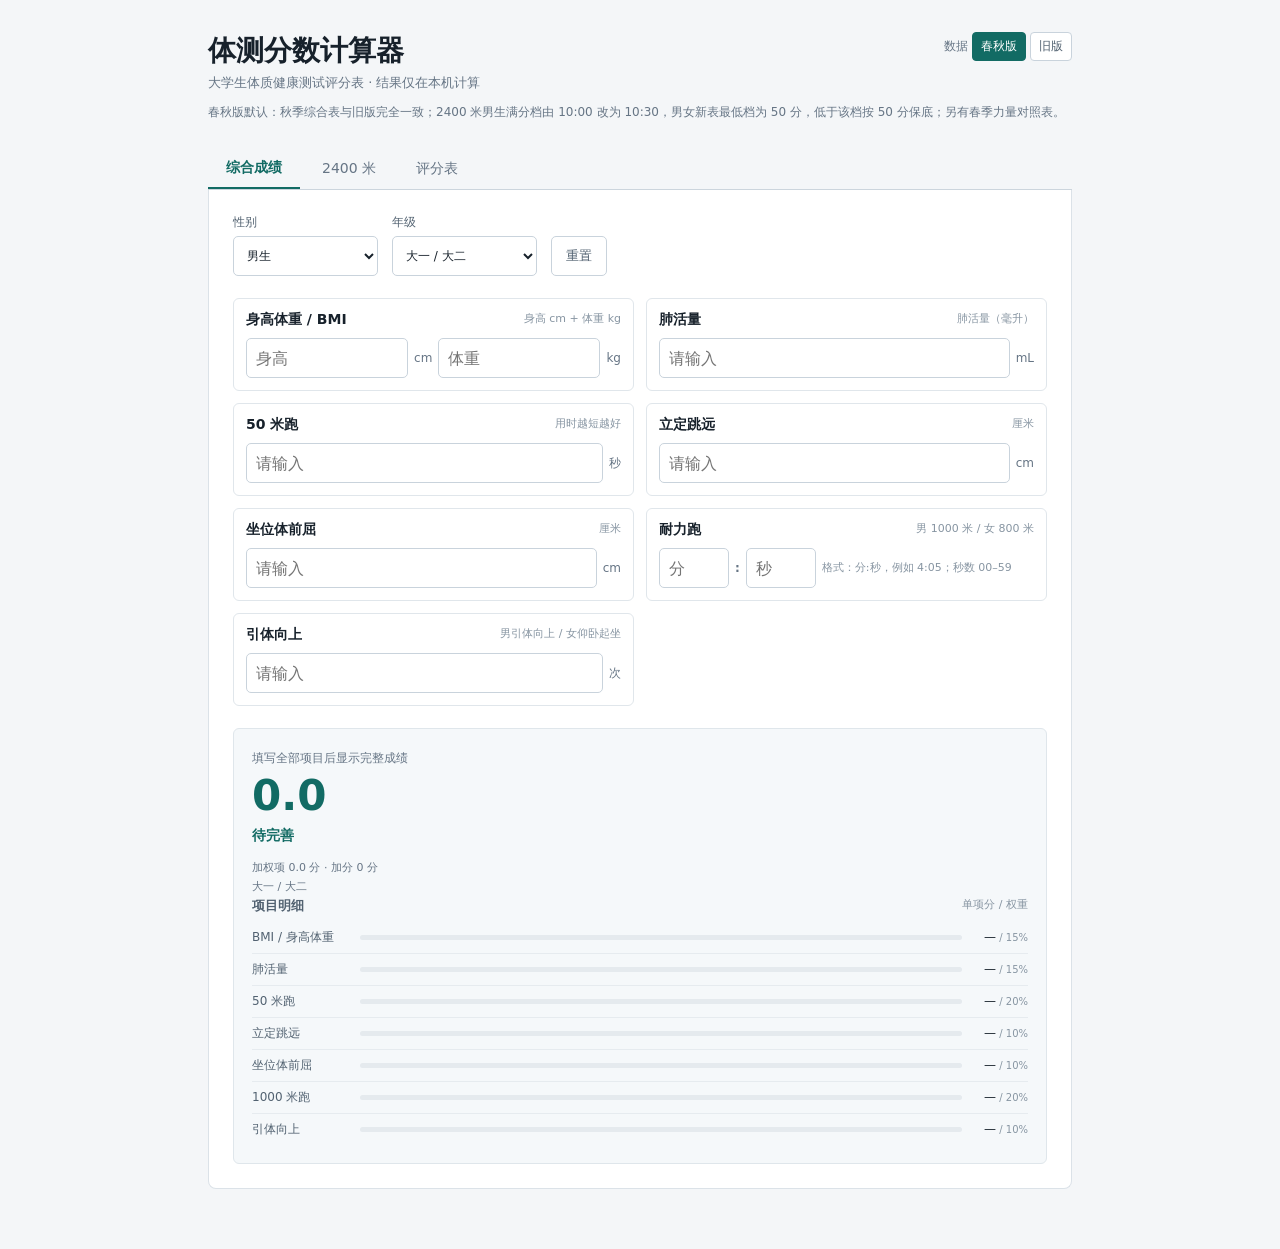
<file: index.html>
<!doctype html>
<html lang="zh-CN">
<head>
  <meta charset="utf-8">
  <meta name="viewport" content="width=device-width,initial-scale=1">
  <title>体测分数计算器</title>
  <link rel="stylesheet" href="styles.css?v=guarantee50-20260921">
</head>
<body>
  <main>
    <div class="title-row"><div><h1>体测分数计算器</h1><p class="muted">大学生体质健康测试评分表 · 结果仅在本机计算</p></div><div class="version-switch"><span>数据</span><button id="versionSpring" class="version-button active" type="button">春秋版</button><button id="versionLegacy" class="version-button" type="button">旧版</button></div></div>
    <p id="versionNote" class="version-note"></p>

    <nav class="tabs" aria-label="功能"><button class="mode-tab active" data-mode="college">综合成绩</button><button class="mode-tab" data-mode="nju2400">2400 米</button><button class="mode-tab" data-mode="lookup">评分表</button></nav>

    <section class="mode-panel" data-panel="college">
      <div class="row selectors"><label>性别<select id="gender"><option value="male">男生</option><option value="female">女生</option></select></label><label>年级<select id="grade"><option value="freshman">大一 / 大二</option><option value="senior">大三 / 大四</option></select></label><button class="reset" id="resetButton" type="button">重置</button></div>
      <div class="fields" id="measureGrid"></div>
      <div class="result" id="resultArea" aria-live="polite"></div>
    </section>

    <section class="mode-panel hidden" data-panel="nju2400">
      <div class="row"><label>性别<select id="runGender"><option value="male">男生</option><option value="female">女生</option></select></label><label>分钟<input id="runMin" type="number" inputmode="numeric" min="0" max="99" placeholder="10"></label><label>秒<input id="runSec" type="number" inputmode="numeric" min="0" max="59" placeholder="30"></label><small class="time-help">分:秒填写，例如 10 分 30 秒；秒数 00–59</small></div>
      <div class="result" id="runResult"><span class="muted">输入成绩</span></div>
    </section>

    <section class="mode-panel hidden" data-panel="lookup">
      <div class="row"><label>项目<select id="lookupEvent"></select></label><label>性别<select id="lookupGender"><option value="male">男生</option><option value="female">女生</option></select></label><label>年级<select id="lookupGrade"><option value="freshman">大一 / 大二</option><option value="senior">大三 / 大四</option></select></label></div>
      <div class="table-wrap"><table id="lookupTable"></table></div>
    </section>
  </main>
  <script src="app.js?v=guarantee50-20260921" type="module"></script>
</body>
</html>
</file>
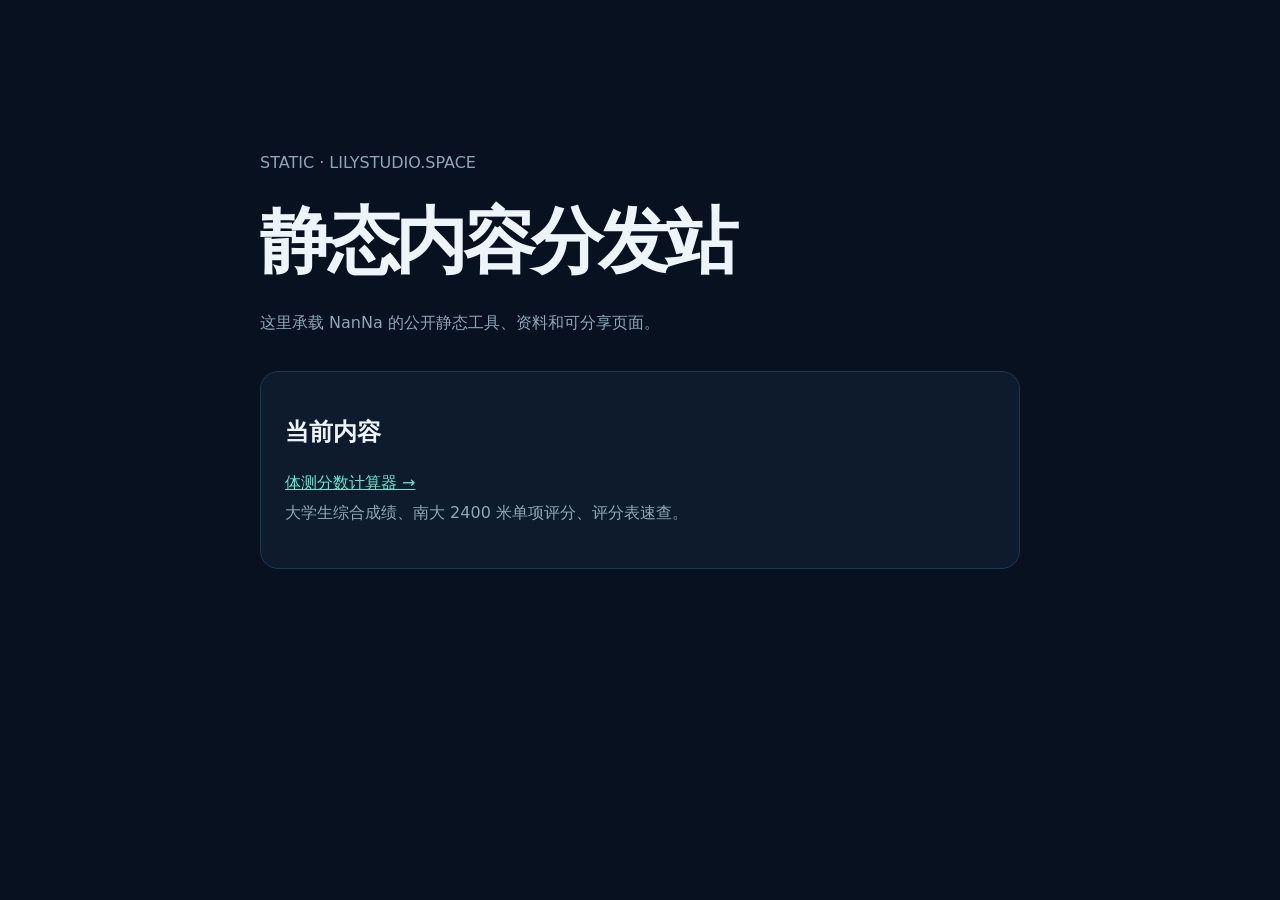
<file: landing.html>
<!doctype html><html lang="zh-CN"><head><meta charset="utf-8"><meta name="viewport" content="width=device-width,initial-scale=1"><title>static.lilystudio.space</title><style>body{margin:0;background:#07111f;color:#edf4fa;font:16px system-ui,"PingFang SC",sans-serif}main{max-width:760px;margin:12vh auto;padding:24px}h1{font-size:clamp(36px,8vw,72px);letter-spacing:-.06em;margin:0 0 18px}p{color:#8fa6ba;line-height:1.9}a{color:#5eead4}section{border:1px solid #20364d;background:#0d1b2d;border-radius:18px;padding:24px;margin-top:32px}</style></head><body><main><p>STATIC · LILYSTUDIO.SPACE</p><h1>静态内容分发站</h1><p>这里承载 NanNa 的公开静态工具、资料和可分享页面。</p><section><h2>当前内容</h2><p><a href="/fitness-score-calculator/">体测分数计算器 →</a><br>大学生综合成绩、南大 2400 米单项评分、评分表速查。</p></section></main></body></html>
</file>
<file: styles.css>
:root{font-family:system-ui,-apple-system,"PingFang SC","Microsoft YaHei",sans-serif;color:#17212b;background:#f4f6f8}*{box-sizing:border-box}body{margin:0}main{max-width:900px;margin:0 auto;padding:32px 18px 60px}h1{font-size:28px;margin:0 0 4px}.title-row{display:flex;justify-content:space-between;align-items:start;gap:20px}.muted{color:#667585;font-size:13px;margin:0}.version-switch{display:flex;align-items:center;gap:4px;color:#667585;font-size:12px;white-space:nowrap}.version-button{border:1px solid #c9d3dc;background:#fff;color:#526271;border-radius:4px;padding:5px 8px;cursor:pointer;font:inherit}.version-button.active{background:#126b64;border-color:#126b64;color:#fff}.version-note{font-size:12px;color:#667585;margin:12px 0 0}.tabs{display:flex;gap:4px;margin:28px 0 0;border-bottom:1px solid #ccd5dd}.mode-tab{border:0;background:none;padding:10px 18px;color:#667585;cursor:pointer;font:inherit;font-size:14px}.mode-tab.active{color:#126b64;border-bottom:2px solid #126b64;font-weight:700}.mode-panel{background:#fff;border:1px solid #dbe2e8;border-top:0;padding:24px;border-radius:0 0 8px 8px}.hidden{display:none!important}.row{display:flex;gap:14px;align-items:end;flex-wrap:wrap}.row label,.measure-card label{display:flex;flex-direction:column;gap:5px;color:#526271;font-size:12px}.row label{min-width:145px}select,input{width:100%;height:40px;border:1px solid #c9d3dc;border-radius:5px;padding:7px 9px;background:#fff;color:#17212b;font:inherit;outline:none}select:focus,input:focus{border-color:#126b64}.reset{height:40px;padding:0 14px;border:1px solid #c9d3dc;border-radius:5px;background:#fff;color:#526271;cursor:pointer}.fields{display:grid;grid-template-columns:repeat(2,1fr);gap:12px;margin-top:22px}.measure-card{border:1px solid #e0e6eb;border-radius:6px;padding:12px}.measure-title{display:flex;justify-content:space-between;gap:10px;margin-bottom:9px}.measure-title strong{font-size:14px}.measure-title small{color:#8795a2;font-size:11px}.unit-input,.time-input{display:flex;align-items:center;gap:6px}.unit-input input{min-width:0}.unit-input span,.time-input b{font-size:12px;color:#667585}.time-input{flex-wrap:wrap}.time-input input{width:70px}.time-help{display:block;color:#8795a2;font-size:11px;font-weight:400;line-height:1.4}.result{margin-top:22px;padding:18px;background:#f5f8fa;border:1px solid #dfe6eb;border-radius:6px}.result-layout{display:grid;grid-template-columns:180px 1fr;gap:22px}.score-card{font-weight:700}.score-caption{color:#667585;font-size:12px;font-weight:400}.big-score{font-size:42px;line-height:1.2;margin:4px 0;color:#126b64}.level{font-size:14px;color:#126b64}.score-note{font-size:11px;color:#667585;font-weight:400;margin-top:14px;line-height:1.7}.breakdown-head{display:flex;justify-content:space-between;color:#526271;font-size:13px;margin-bottom:7px}.breakdown-head span{color:#8795a2;font-size:11px}.bar-row{display:grid;grid-template-columns:100px 1fr 58px;gap:8px;align-items:center;padding:7px 0;border-bottom:1px solid #e6ebef;font-size:12px}.bar-row:last-child{border:0}.bar-label{color:#526271;white-space:nowrap;overflow:hidden;text-overflow:ellipsis}.bar-track{height:5px;background:#e5eaee;border-radius:4px;overflow:hidden}.bar-fill{display:block;height:100%;background:#4eaaa0}.bar-value{text-align:right}.bar-value small{color:#8795a2}.bonus{color:#b27600;font-style:normal;font-size:10px;margin-left:2px}.single-score{text-align:center}.single-score .number{font-size:52px;color:#126b64;font-weight:700}.single-score p{margin:3px 0 0;color:#667585;font-size:13px}.table-wrap{margin-top:20px;overflow:auto;border:1px solid #dbe2e8}table{width:100%;border-collapse:collapse;font-size:13px}th,td{padding:9px 12px;border-bottom:1px solid #e5eaee;text-align:right;white-space:nowrap}th{background:#f5f8fa;color:#526271;font-weight:600}th:first-child,td:first-child{text-align:left}tr:last-child td{border:0}@media(max-width:600px){main{padding:22px 12px 40px}.title-row{display:block}.version-switch{margin-top:12px}.mode-panel{padding:16px}.fields{grid-template-columns:1fr}.result-layout{grid-template-columns:1fr}.row label{flex:1;min-width:120px}.reset{width:100%}.bar-row{grid-template-columns:86px 1fr 52px}}
</file>
